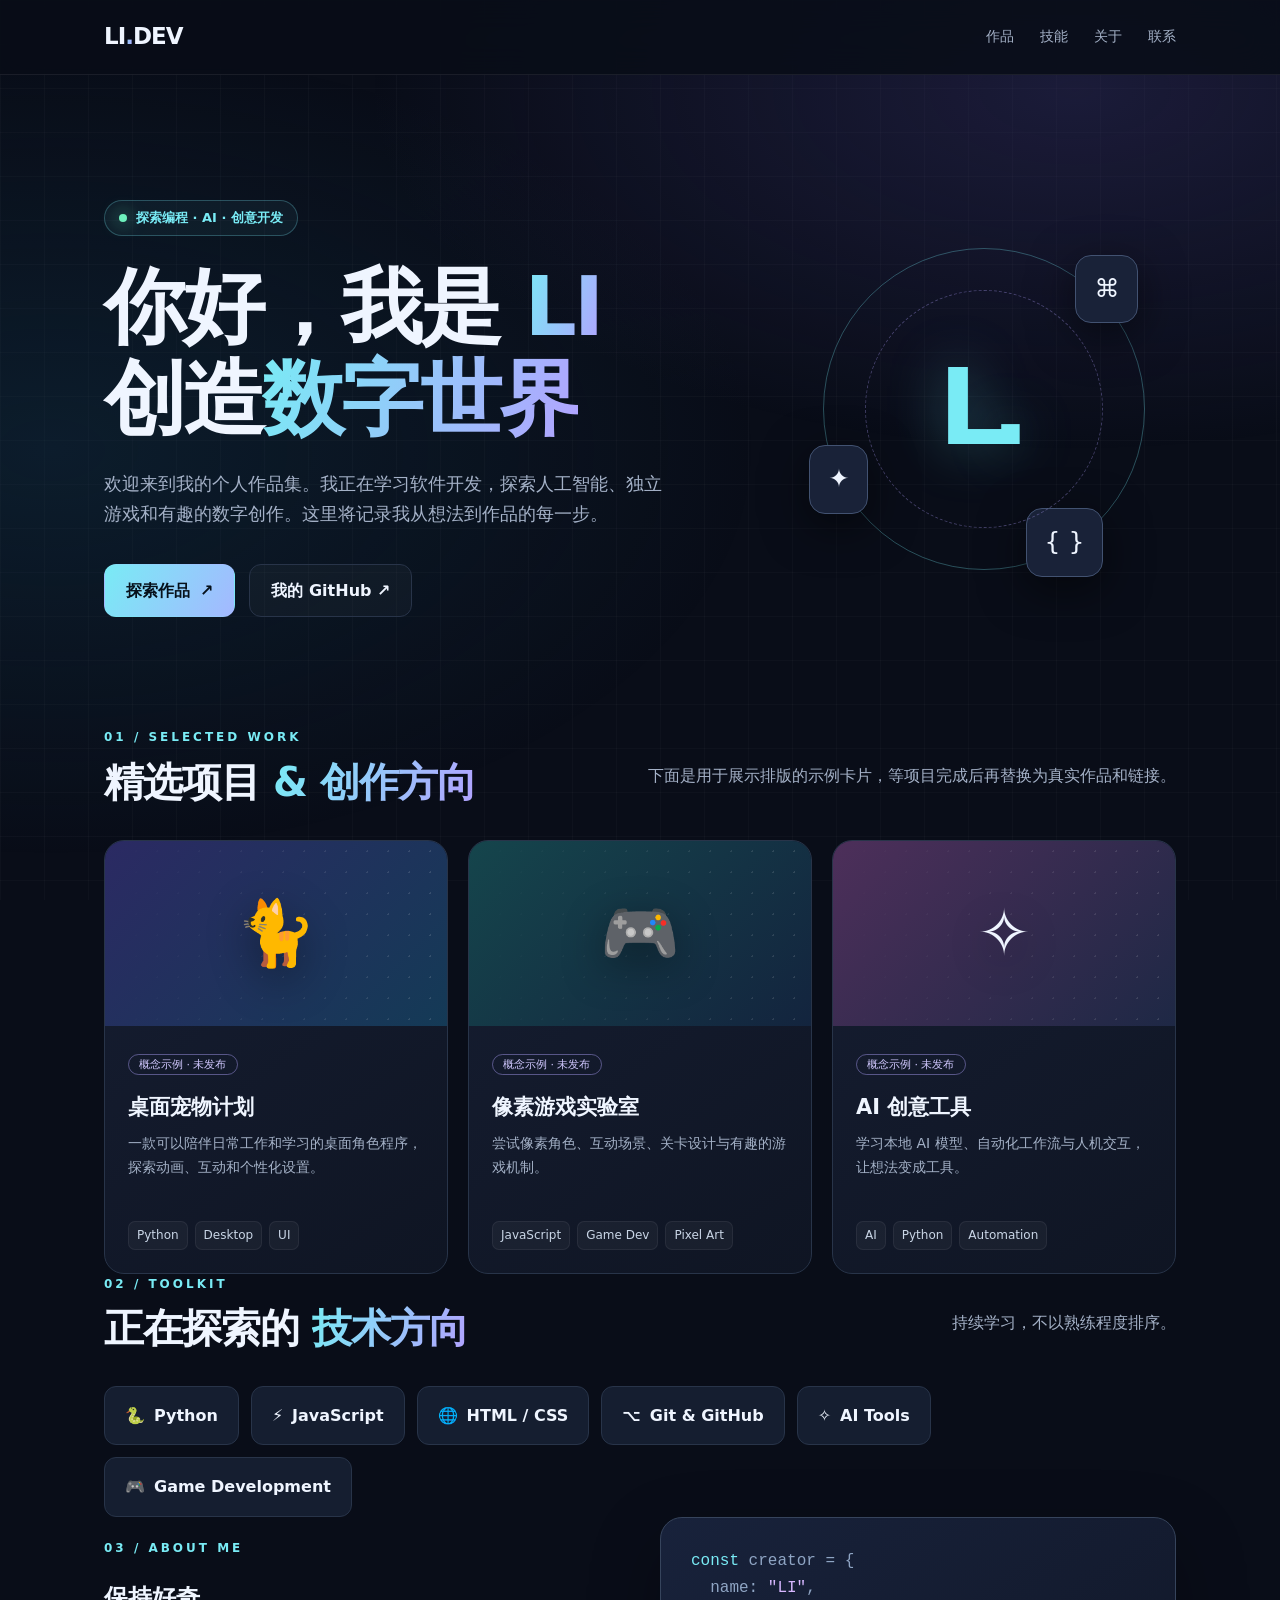
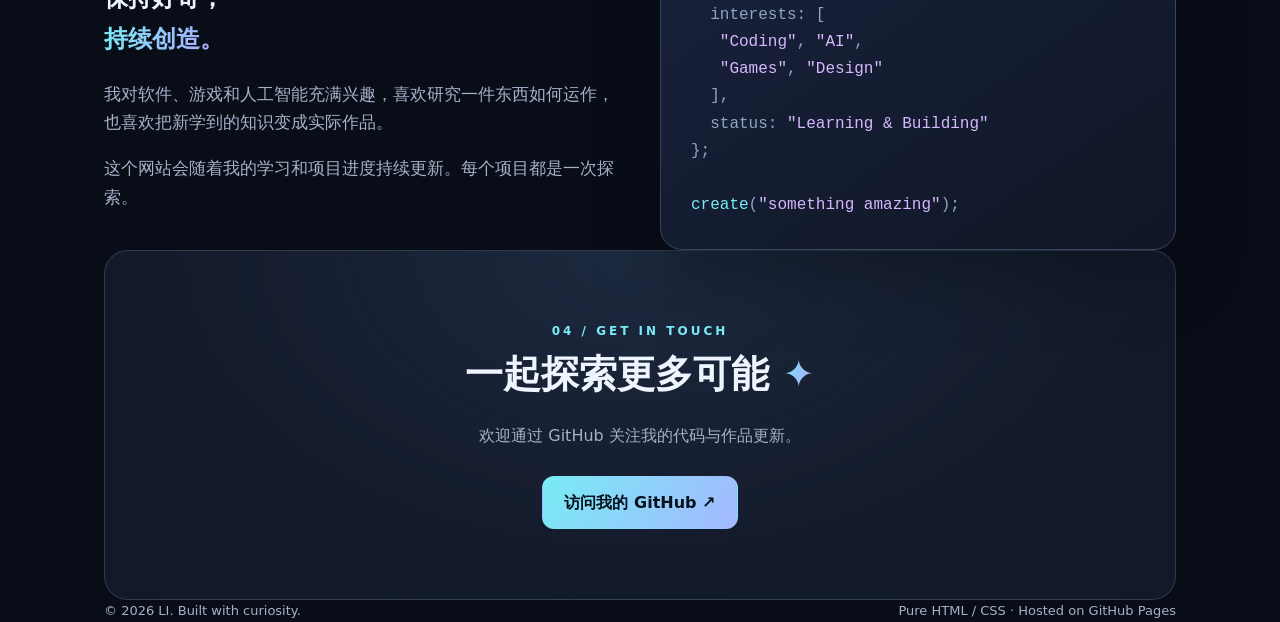
<file: index.html>
<!DOCTYPE html>
<html lang="zh-CN">
<head>
  <meta charset="UTF-8" />
  <meta name="viewport" content="width=device-width,initial-scale=1" />
  <meta name="description" content="Li 的个人作品集：探索编程、人工智能与数字创作。" />
  <meta name="theme-color" content="#090d18" />
  <title>LI — Portfolio | 开发与创造</title>
  <style>
    :root{color-scheme:dark;--bg:#090d18;--surface:#121929;--line:#283449;--text:#eff5ff;--muted:#a4b1c7;--cyan:#79ebf5;--purple:#b2a2ff;--max:1120px}
    *{box-sizing:border-box}html{scroll-behavior:smooth}body{margin:0;background:var(--bg);color:var(--text);font:16px/1.7 system-ui,-apple-system,"Segoe UI","Microsoft YaHei",sans-serif;overflow-x:hidden}
    a{color:inherit;text-decoration:none}button{font:inherit}a:focus-visible,button:focus-visible{outline:3px solid var(--cyan);outline-offset:4px}
    .background{position:fixed;inset:0;pointer-events:none;z-index:-1;background:radial-gradient(ellipse 55% 40% at 84% 10%,#38326d63,transparent),radial-gradient(ellipse 55% 45% at 4% 50%,#123d5555,transparent),linear-gradient(#ffffff06 1px,transparent 1px),linear-gradient(90deg,#ffffff06 1px,transparent 1px);background-size:auto,auto,44px 44px,44px 44px}
    .container{max-width:var(--max);margin:auto;padding:0 24px}header{position:sticky;top:0;z-index:10;background:#090d18dc;backdrop-filter:blur(16px);border-bottom:1px solid #ffffff12}
    nav{height:74px;display:flex;align-items:center;justify-content:space-between;gap:20px}.logo{font-weight:900;font-size:23px;letter-spacing:-1px}.logo span,.gradient{background:linear-gradient(110deg,var(--cyan),var(--purple));background-clip:text;color:transparent}
    nav .links{display:flex;gap:26px;align-items:center;font-size:14px;color:var(--muted)}nav .links a:hover,.social:hover{color:var(--cyan)}
    .hero{padding:125px 0 110px;display:grid;grid-template-columns:1.25fr .75fr;align-items:center;gap:50px}.eyebrow{display:inline-flex;align-items:center;gap:9px;border:1px solid #79ebf543;color:var(--cyan);background:#79ebf50c;border-radius:30px;padding:6px 14px;font-size:13px;font-weight:600}.dot{height:8px;width:8px;border-radius:50%;background:#6ef1bd;box-shadow:0 0 18px #6ef1bd}
    h1{font-size:clamp(45px,6.7vw,82px);line-height:1.12;letter-spacing:-3px;margin:25px 0 24px}h1 .second{display:block} .lead{font-size:18px;color:var(--muted);max-width:570px}.actions{display:flex;gap:14px;margin-top:34px;flex-wrap:wrap}.btn{border:1px solid var(--line);padding:12px 21px;border-radius:12px;font-weight:700;display:inline-flex;gap:10px;align-items:center;transition:transform .2s,background .2s}.btn:hover{transform:translateY(-3px)}.btn-primary{background:linear-gradient(120deg,var(--cyan),#a4b8ff);color:#06111b;border-color:transparent}.btn-secondary{background:#ffffff08}
    .orbit{width:min(100%,350px);aspect-ratio:1;position:relative;margin:auto;display:grid;place-items:center}.orbit:before,.orbit:after{content:"";position:absolute;inset:4%;border:1px solid #79ebf54d;border-radius:50%;animation:spin 28s linear infinite}.orbit:after{inset:16%;border-style:dashed;border-color:#b2a2ff55;animation-direction:reverse}.core{font-size:105px;font-weight:900;letter-spacing:-15px;padding-right:15px;color:var(--cyan);text-shadow:0 0 55px #70e7f45e}.satellite{position:absolute;font-size:25px;background:#192238;border:1px solid #425271;padding:12px 18px;border-radius:16px;box-shadow:0 12px 45px #0008}.s1{top:6%;right:6%}.s2{left:0;bottom:20%}.s3{bottom:2%;right:16%}@keyframes spin{to{transform:rotate(360deg)}}
    section{padding:70px 0}.section-head{display:flex;justify-content:space-between;align-items:end;gap:24px;margin-bottom:34px}.kicker{font-size:12px;letter-spacing:3px;color:var(--cyan);font-weight:800}.section-head h2{font-size:clamp(28px,4vw,40px);line-height:1.2;letter-spacing:-1px;margin:10px 0 0}.subtitle{color:var(--muted);max-width:550px}
    .projects{display:grid;grid-template-columns:repeat(3,1fr);gap:20px}.project{border:1px solid var(--line);background:linear-gradient(145deg,#182136dd,#101725dd);border-radius:20px;overflow:hidden;transition:transform .2s,border-color .2s}.project:hover{transform:translateY(-5px);border-color:#79ebf585}.art{height:185px;display:grid;place-items:center;position:relative;overflow:hidden}.art:before{content:"";position:absolute;inset:0;background:radial-gradient(circle,#ffffff22 1px,transparent 1px);background-size:21px 21px;mask-image:linear-gradient(90deg,transparent,black)}.art span{font-size:64px;filter:drop-shadow(0 12px 22px #0006);z-index:1}.art1{background:linear-gradient(135deg,#2b2a63,#143a56)}.art2{background:linear-gradient(135deg,#15454c,#13243e)}.art3{background:linear-gradient(135deg,#4d2f5a,#1e2845)}.project-body{padding:23px}.label{font-size:11px;border:1px solid #b2a2ff70;border-radius:40px;padding:3px 10px;color:#d1c8ff}.project h3{font-size:21px;margin:14px 0 7px}.project p{margin:0 0 17px;color:var(--muted);font-size:14px;min-height:72px}.tags{display:flex;flex-wrap:wrap;gap:7px}.tags span{font-size:12px;background:#ffffff0a;border:1px solid #ffffff10;border-radius:7px;padding:3px 8px;color:#cad6e7}
    .skills{display:flex;gap:12px;flex-wrap:wrap}.skill{background:#151e30;border:1px solid var(--line);border-radius:12px;padding:15px 20px;font-weight:700}.skill span{margin-right:9px}.about{display:grid;grid-template-columns:1fr 1fr;gap:40px;align-items:center}.about p{color:var(--muted);font-size:17px}.about-visual{border:1px solid #36445c;border-radius:22px;background:linear-gradient(145deg,#18223b,#101626);padding:30px;font-family:ui-monospace,Consolas,monospace;box-shadow:0 26px 70px #0004}.code-line{color:#8fa5c4}.code-line b{color:var(--cyan);font-weight:400}.code-line i{color:#d7b7ff;font-style:normal}
    .contact{border:1px solid #58708666;border-radius:24px;text-align:center;padding:70px 28px;background:radial-gradient(ellipse at top,#42618b39,transparent 70%),#121929}.contact h2{font-size:38px;margin:0 0 14px}.contact p{color:var(--muted);margin-bottom:26px}footer{display:flex;justify-content:space-between;gap:18px;flex-wrap:wrap;padding:40px 0;color:var(--muted);font-size:13px}
    @media(max-width:850px){.hero{grid-template-columns:1fr;padding:80px 0 50px}.orbit{display:none}.projects{grid-template-columns:1fr 1fr}.about{grid-template-columns:1fr}.section-head{display:block}.hero h1{letter-spacing:-2px}}
    @media(max-width:590px){nav .links{gap:14px;font-size:12px}.container{padding:0 18px}.hero{padding-top:72px}h1{font-size:45px}.projects{grid-template-columns:1fr}.art{height:170px}.project p{min-height:0}.contact h2{font-size:29px}section{padding:52px 0}}
    @media(prefers-reduced-motion:reduce){html{scroll-behavior:auto}*,*:before,*:after{animation:none!important;transition:none!important}}
  </style>
</head>
<body>
  <div class="background" aria-hidden="true"></div>
  <header><nav class="container" aria-label="主导航">
    <a class="logo" href="#home" aria-label="返回首页">LI<span>.</span>DEV</a>
    <div class="links"><a href="#projects">作品</a><a href="#skills">技能</a><a href="#about">关于</a><a href="#contact">联系</a></div>
  </nav></header>
  <main>
    <div class="container" id="home"><div class="hero">
      <div><div class="eyebrow"><span class="dot"></span>探索编程 · AI · 创意开发</div>
        <h1>你好，我是 <span class="gradient">LI</span><span class="second">创造<span class="gradient">数字世界</span></span></h1>
        <p class="lead">欢迎来到我的个人作品集。我正在学习软件开发，探索人工智能、独立游戏和有趣的数字创作。这里将记录我从想法到作品的每一步。</p>
        <div class="actions"><a class="btn btn-primary" href="#projects">探索作品 <span aria-hidden="true">↗</span></a><a class="btn btn-secondary" href="https://github.com/lisuotian2-svg" target="_blank" rel="noopener noreferrer">我的 GitHub ↗</a></div>
      </div>
      <div class="orbit" aria-hidden="true"><div class="core">L.</div><span class="satellite s1">⌘</span><span class="satellite s2">✦</span><span class="satellite s3">{ }</span></div>
    </div></div>
    <section class="container" id="projects"><div class="section-head"><div><div class="kicker">01 / SELECTED WORK</div><h2>精选项目 <span class="gradient">& 创作方向</span></h2></div><p class="subtitle">下面是用于展示排版的示例卡片，等项目完成后再替换为真实作品和链接。</p></div>
      <div class="projects">
        <article class="project"><div class="art art1"><span aria-hidden="true">🐈</span></div><div class="project-body"><span class="label">概念示例 · 未发布</span><h3>桌面宠物计划</h3><p>一款可以陪伴日常工作和学习的桌面角色程序，探索动画、互动和个性化设置。</p><div class="tags"><span>Python</span><span>Desktop</span><span>UI</span></div></div></article>
        <article class="project"><div class="art art2"><span aria-hidden="true">🎮</span></div><div class="project-body"><span class="label">概念示例 · 未发布</span><h3>像素游戏实验室</h3><p>尝试像素角色、互动场景、关卡设计与有趣的游戏机制。</p><div class="tags"><span>JavaScript</span><span>Game Dev</span><span>Pixel Art</span></div></div></article>
        <article class="project"><div class="art art3"><span aria-hidden="true">✧</span></div><div class="project-body"><span class="label">概念示例 · 未发布</span><h3>AI 创意工具</h3><p>学习本地 AI 模型、自动化工作流与人机交互，让想法变成工具。</p><div class="tags"><span>AI</span><span>Python</span><span>Automation</span></div></div></article>
      </div>
    </section>
    <section class="container" id="skills"><div class="section-head"><div><div class="kicker">02 / TOOLKIT</div><h2>正在探索的 <span class="gradient">技术方向</span></h2></div><p class="subtitle">持续学习，不以熟练程度排序。</p></div><div class="skills"><div class="skill"><span>🐍</span>Python</div><div class="skill"><span>⚡</span>JavaScript</div><div class="skill"><span>🌐</span>HTML / CSS</div><div class="skill"><span>⌥</span>Git & GitHub</div><div class="skill"><span>✧</span>AI Tools</div><div class="skill"><span>🎮</span>Game Development</div></div></section>
    <section class="container about" id="about"><div><div class="kicker">03 / ABOUT ME</div><h2>保持好奇，<br/><span class="gradient">持续创造。</span></h2><p>我对软件、游戏和人工智能充满兴趣，喜欢研究一件东西如何运作，也喜欢把新学到的知识变成实际作品。</p><p>这个网站会随着我的学习和项目进度持续更新。每个项目都是一次探索。</p></div><div class="about-visual" aria-label="个性化代码装饰"><div class="code-line"><b>const</b> creator = {</div><div class="code-line">&nbsp; name: <i>"LI"</i>,</div><div class="code-line">&nbsp; interests: [</div><div class="code-line">&nbsp;&nbsp; <i>"Coding"</i>, <i>"AI"</i>,</div><div class="code-line">&nbsp;&nbsp; <i>"Games"</i>, <i>"Design"</i></div><div class="code-line">&nbsp; ],</div><div class="code-line">&nbsp; status: <i>"Learning & Building"</i></div><div class="code-line">};</div><br/><div class="code-line"><b>create</b>(<i>"something amazing"</i>);</div></div></section>
    <section class="container" id="contact"><div class="contact"><div class="kicker">04 / GET IN TOUCH</div><h2>一起探索更多可能 <span class="gradient">✦</span></h2><p>欢迎通过 GitHub 关注我的代码与作品更新。</p><a class="btn btn-primary" href="https://github.com/lisuotian2-svg" target="_blank" rel="noopener noreferrer">访问我的 GitHub ↗</a></div></section>
  </main>
  <footer class="container"><span>© <span id="year">2026</span> LI. Built with curiosity.</span><span>Pure HTML / CSS · Hosted on GitHub Pages</span></footer>
  <script>document.getElementById('year').textContent=new Date().getFullYear();</script>
</body>
</html>
</file>
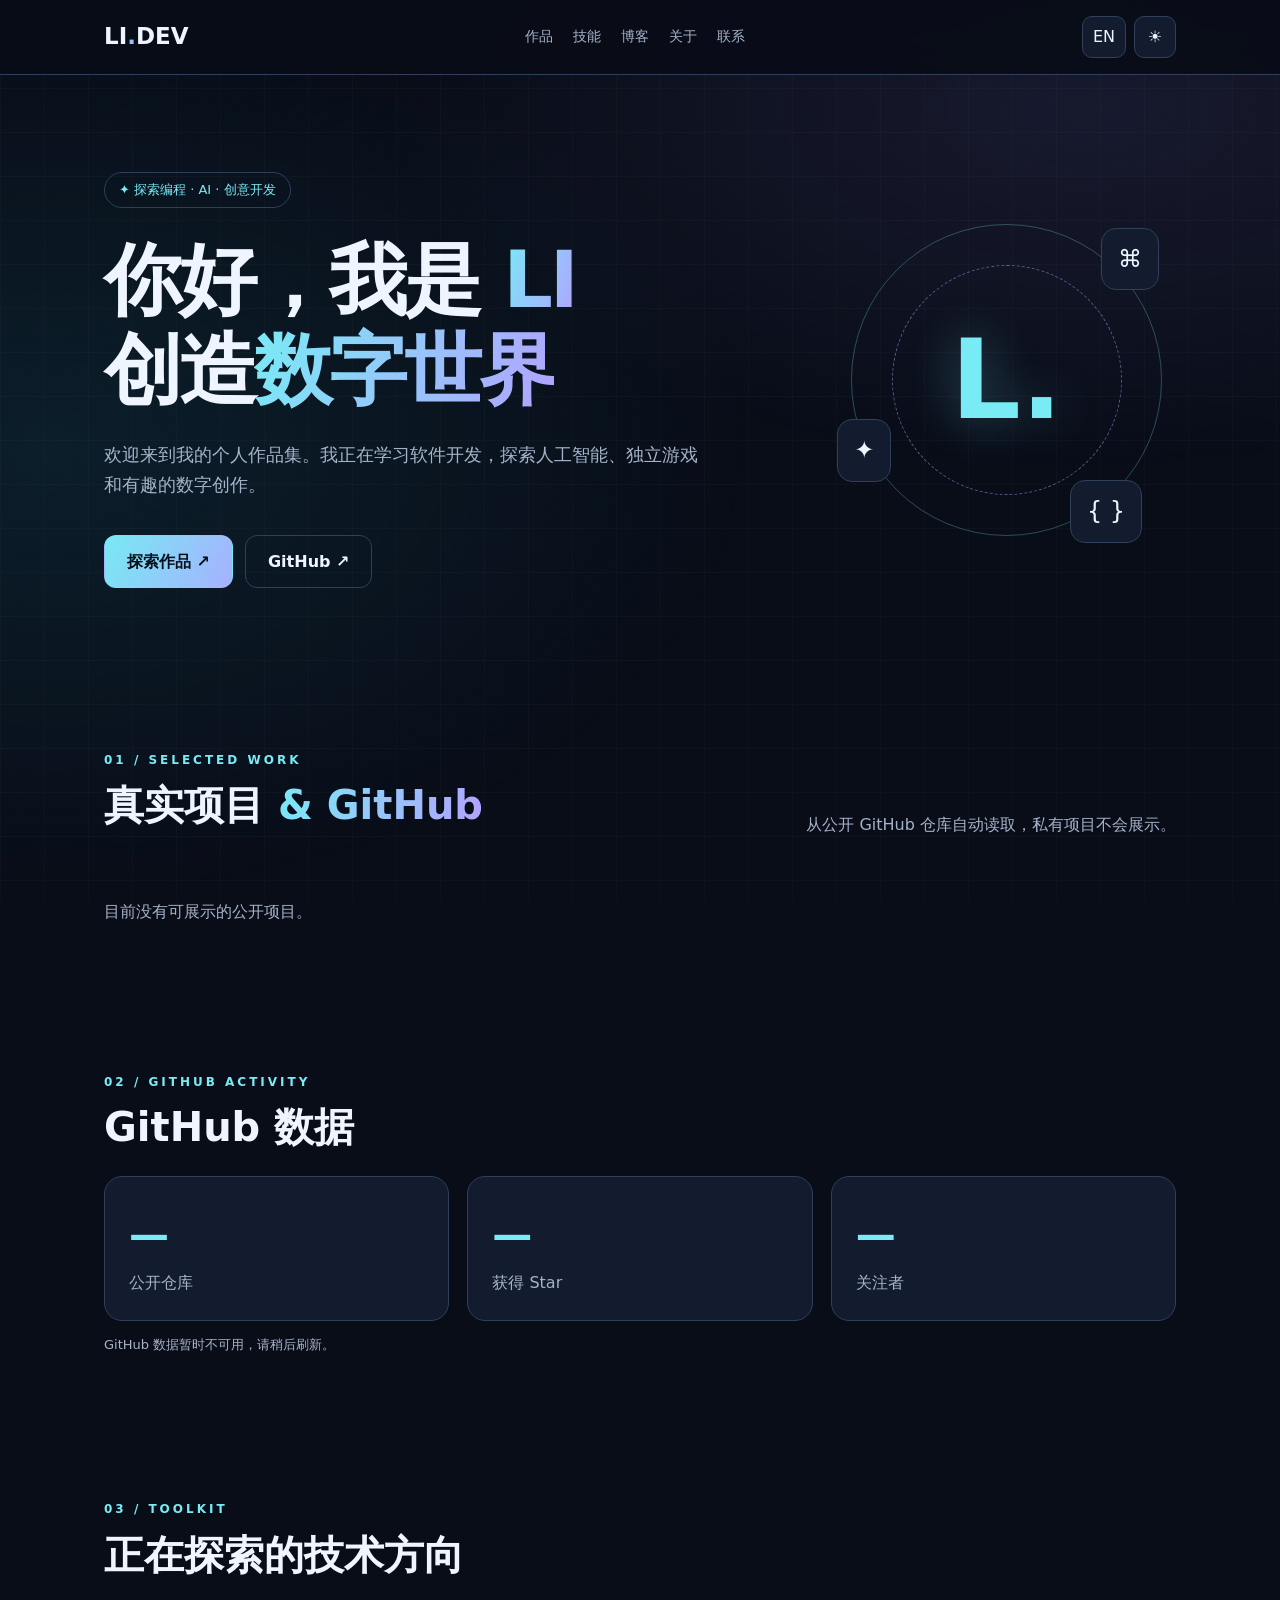
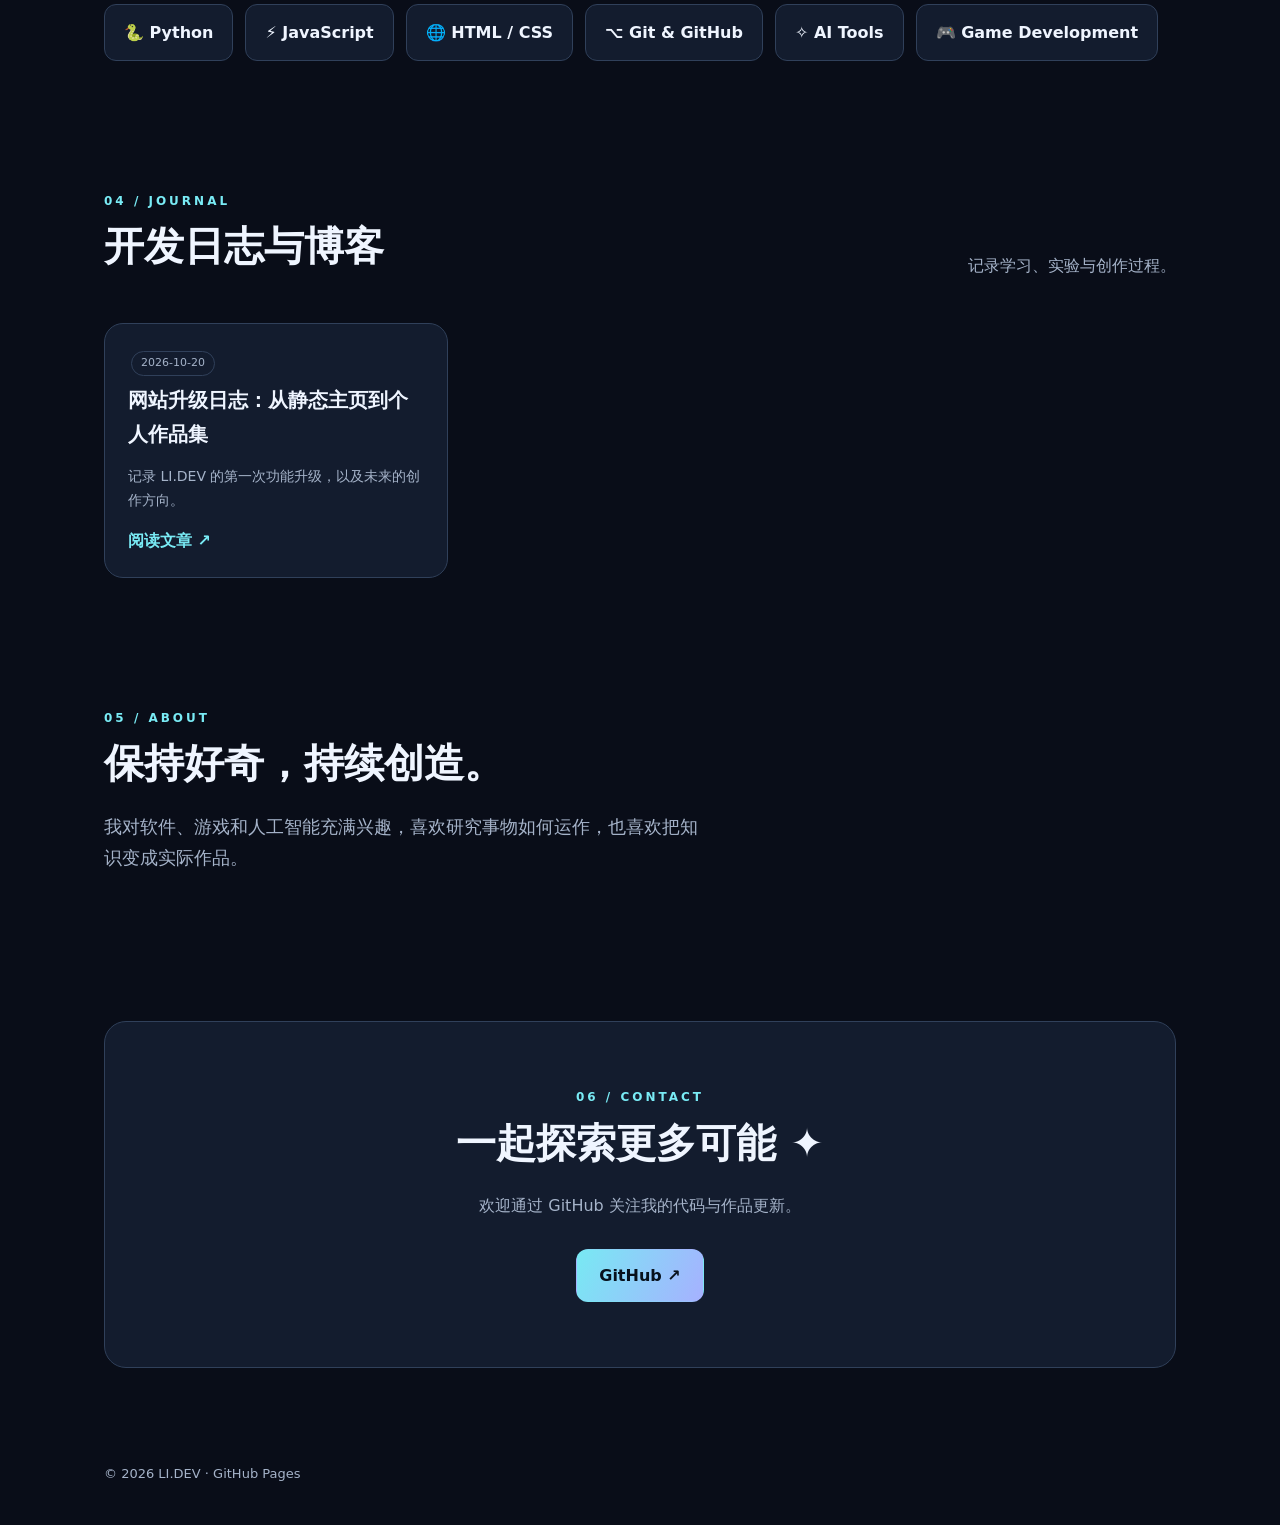
<file: li_portfolio_v2/index.html>
<!doctype html><html lang="zh-CN"><head><meta charset="utf-8"><meta name="viewport" content="width=device-width,initial-scale=1"><meta name="description" content="LI.DEV — 编程、AI 与数字创作作品集"><title>LI.DEV | Portfolio</title><link rel="stylesheet" href="style.css"></head><body><div class="background"></div><header><nav class="container"><a class="logo" href="#home">LI<span>.</span>DEV</a><div class="navlinks"><a href="#projects" data-i="projects">作品</a><a href="#skills" data-i="skills">技能</a><a href="#blog" data-i="blog">博客</a><a href="#about" data-i="about">关于</a><a href="#contact" data-i="contact">联系</a></div><div class="tools"><button id="language" aria-label="Switch language">EN</button><button id="theme" aria-label="Toggle theme">☀</button></div></nav></header><main><section class="container hero" id="home"><div class="reveal"><div class="eyebrow">✦ <span data-i="eyebrow">探索编程 · AI · 创意开发</span></div><h1><span data-i="hello">你好，我是</span> <span class="gradient">LI</span><br><span data-i="create">创造</span><span class="gradient" data-i="world">数字世界</span></h1><p class="lead" data-i="intro">欢迎来到我的个人作品集。我正在学习软件开发，探索人工智能、独立游戏和有趣的数字创作。</p><div class="actions"><a class="btn primary" href="#projects" data-i="explore">探索作品 ↗</a><a class="btn" href="https://github.com/lisuotian2-svg" target="_blank" rel="noopener noreferrer">GitHub ↗</a></div></div><div class="orbit" aria-hidden="true"><div class="core">L.</div><span class="sat s1">⌘</span><span class="sat s2">✦</span><span class="sat s3">{ }</span></div></section><section class="container reveal" id="projects"><div class="section-head"><div><div class="kicker">01 / SELECTED WORK</div><h2><span data-i="featured">真实项目</span> <span class="gradient">& GitHub</span></h2></div><p class="muted" data-i="projectHint">从公开 GitHub 仓库自动读取，私有项目不会展示。</p></div><div id="projectGrid" class="grid"><p class="muted" data-i="loading">正在加载...</p></div></section><section class="container reveal" id="stats"><div class="kicker">02 / GITHUB ACTIVITY</div><h2 data-i="stats">GitHub 数据</h2><div class="stat-grid"><div class="stat"><strong id="repoCount">—</strong><span data-i="repos">公开仓库</span></div><div class="stat"><strong id="starCount">—</strong><span data-i="stars">获得 Star</span></div><div class="stat"><strong id="followerCount">—</strong><span data-i="followers">关注者</span></div></div><p id="apiStatus" class="muted small" aria-live="polite"></p></section><section class="container reveal" id="skills"><div class="kicker">03 / TOOLKIT</div><h2 data-i="skillsTitle">正在探索的技术方向</h2><div class="chips"><span>🐍 Python</span><span>⚡ JavaScript</span><span>🌐 HTML / CSS</span><span>⌥ Git & GitHub</span><span>✧ AI Tools</span><span>🎮 Game Development</span></div></section><section class="container reveal" id="blog"><div class="section-head"><div><div class="kicker">04 / JOURNAL</div><h2 data-i="blogTitle">开发日志与博客</h2></div><p class="muted" data-i="blogHint">记录学习、实验与创作过程。</p></div><div id="postGrid" class="grid"></div></section><section class="container reveal" id="about"><div class="kicker">05 / ABOUT</div><h2 data-i="aboutTitle">保持好奇，持续创造。</h2><p class="lead" data-i="aboutText">我对软件、游戏和人工智能充满兴趣，喜欢研究事物如何运作，也喜欢把知识变成实际作品。</p></section><section class="container reveal" id="contact"><div class="contact"><div class="kicker">06 / CONTACT</div><h2 data-i="contactTitle">一起探索更多可能 ✦</h2><p class="muted" data-i="contactText">欢迎通过 GitHub 关注我的代码与作品更新。</p><a class="btn primary" href="https://github.com/lisuotian2-svg" target="_blank" rel="noopener noreferrer">GitHub ↗</a></div></section></main><footer class="container">© <span id="year"></span> LI.DEV · GitHub Pages</footer><script src="app.js" defer></script></body></html>
</file>
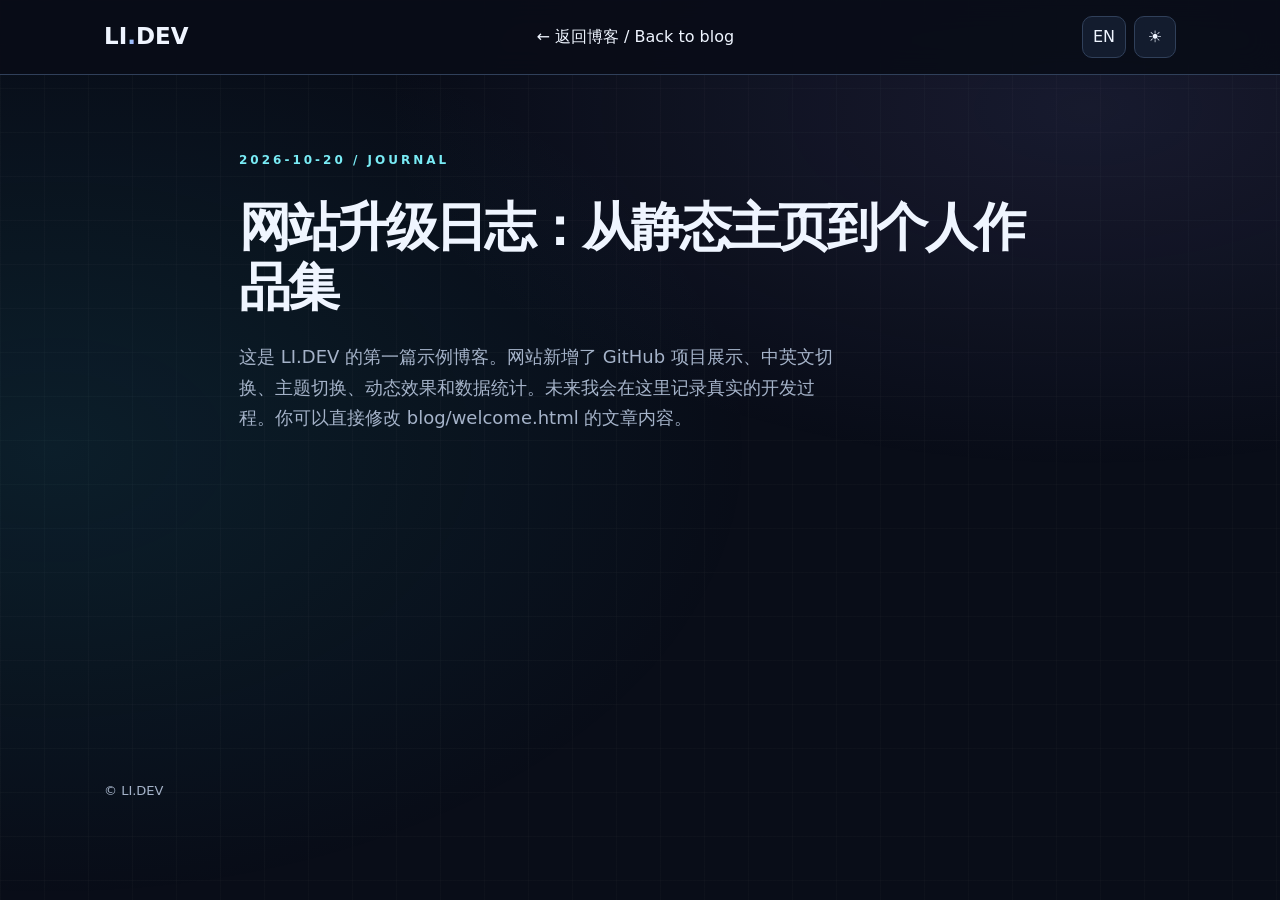
<file: li_portfolio_v2/blog/welcome.html>
<!doctype html><html lang="zh-CN"><head><meta charset="utf-8"><meta name="viewport" content="width=device-width,initial-scale=1"><title>网站升级日志 | LI.DEV</title><link rel="stylesheet" href="../style.css"></head><body><div class="background"></div><header><nav class="container"><a class="logo" href="../index.html">LI<span>.</span>DEV</a><a href="../index.html#blog">← 返回博客 / Back to blog</a><div class="tools"><button id="language">EN</button><button id="theme">☀</button></div></nav></header><main class="container" style="max-width:850px;min-height:75vh"><article style="padding:75px 0"><div class="kicker">2026-10-20 / JOURNAL</div><h1 style="font-size:clamp(32px,5vw,52px)" data-i="postTitle">网站升级日志：从静态主页到个人作品集</h1><p class="lead" data-i="postBody">这是 LI.DEV 的第一篇示例博客。网站新增了 GitHub 项目展示、中英文切换、主题切换、动态效果和数据统计。未来我会在这里记录真实的开发过程。你可以直接修改 blog/welcome.html 的文章内容。</p></article></main><footer class="container">© LI.DEV</footer><script src="../app.js" defer></script></body></html>
</file>
<file: li_portfolio_v2/style.css>
:root{color-scheme:dark;--bg:#090d18;--surface:#131c2e;--text:#eff5ff;--muted:#a5b3c9;--line:#30405a;--cyan:#79ebf5;--purple:#b2a2ff;--header:#090d18e8}html[data-theme=light]{color-scheme:light;--bg:#f4f7fc;--surface:#fff;--text:#14223a;--muted:#51647f;--line:#c9d4e5;--cyan:#007e9a;--purple:#7751bf;--header:#f4f7fce8}*{box-sizing:border-box}html{scroll-behavior:smooth}body{margin:0;background:var(--bg);color:var(--text);font:16px/1.7 system-ui,'Segoe UI','Microsoft YaHei',sans-serif;overflow-x:hidden}a{color:inherit;text-decoration:none}button{font:inherit;cursor:pointer}a:focus-visible,button:focus-visible{outline:3px solid var(--cyan);outline-offset:3px}.background{position:fixed;inset:0;z-index:-1;pointer-events:none;background:radial-gradient(ellipse 55% 40% at 85% 12%,#7971c022,transparent),radial-gradient(ellipse 55% 50% at 4% 50%,#22bdd11a,transparent),linear-gradient(#8888880b 1px,transparent 1px),linear-gradient(90deg,#8888880b 1px,transparent 1px);background-size:auto,auto,44px 44px,44px 44px;animation:drift 16s ease-in-out infinite alternate}@keyframes drift{to{background-position:0 40px,0 -35px,0 0,0 0}}.container{max-width:1120px;margin:auto;padding-left:24px;padding-right:24px}header{position:sticky;top:0;z-index:20;background:var(--header);backdrop-filter:blur(15px);border-bottom:1px solid var(--line)}nav{display:flex;min-height:74px;align-items:center;gap:22px;justify-content:space-between}.logo{font-size:23px;font-weight:900;white-space:nowrap}.logo span,.gradient{background:linear-gradient(110deg,var(--cyan),var(--purple));background-clip:text;color:transparent}.navlinks{display:flex;gap:20px}.navlinks a{font-size:14px;color:var(--muted)}.navlinks a:hover{color:var(--cyan)}.tools{display:flex;gap:8px}.tools button{background:var(--surface);color:var(--text);border:1px solid var(--line);border-radius:10px;padding:6px 10px;min-width:42px}.hero{min-height:610px;display:grid;grid-template-columns:1.35fr .65fr;align-items:center;gap:30px}.eyebrow{display:inline-block;border:1px solid var(--line);border-radius:50px;color:var(--cyan);padding:6px 14px;font-size:13px}h1{font-size:clamp(42px,6.2vw,78px);letter-spacing:-3px;line-height:1.15;margin:28px 0 24px}h2{font-size:clamp(28px,4vw,40px);line-height:1.25;margin:10px 0 24px}.lead{font-size:18px;max-width:610px;color:var(--muted)}.actions{display:flex;gap:12px;margin-top:34px;flex-wrap:wrap}.btn{display:inline-block;padding:12px 22px;border:1px solid var(--line);border-radius:12px;font-weight:700;transition:transform .2s,box-shadow .2s}.btn:hover{transform:translateY(-4px);box-shadow:0 8px 28px #72c5ee33}.primary{background:linear-gradient(115deg,#78e9f3,#a6b1ff);color:#07111c;border-color:transparent}.orbit{position:relative;aspect-ratio:1;display:grid;place-items:center}.orbit:before,.orbit:after{content:'';position:absolute;inset:4%;border:1px solid #79ebf54a;border-radius:50%;animation:spin 28s linear infinite}.orbit:after{inset:16%;border-style:dashed;border-color:#b2a2ff80;animation-direction:reverse}.core{font-size:110px;color:var(--cyan);font-weight:900;text-shadow:0 0 50px #79ebf555}.sat{position:absolute;background:var(--surface);border:1px solid var(--line);border-radius:15px;padding:10px 16px;font-size:24px}.s1{top:5%;right:5%}.s2{left:0;bottom:20%}.s3{right:10%;bottom:2%}@keyframes spin{to{transform:rotate(360deg)}}section{padding-top:65px;padding-bottom:65px;scroll-margin-top:85px}.section-head{display:flex;justify-content:space-between;gap:28px;align-items:end;margin-bottom:28px}.section-head p{max-width:400px}.kicker{font-size:12px;letter-spacing:3px;color:var(--cyan);font-weight:800}.muted{color:var(--muted)}.small{font-size:13px}.grid{display:grid;grid-template-columns:repeat(3,minmax(0,1fr));gap:20px}.card{background:var(--surface);border:1px solid var(--line);border-radius:19px;overflow:hidden;transition:transform .25s,border-color .25s}.card:hover{transform:translateY(-6px);border-color:var(--cyan)}.card-art{height:135px;background:linear-gradient(135deg,#32336c,#15536a);display:grid;place-items:center;font-size:46px}.card-body{padding:23px}.card h3{font-size:20px;margin:4px 0 9px;overflow-wrap:anywhere}.card p{color:var(--muted);font-size:14px}.card a{color:var(--cyan);font-weight:700}.tag{display:inline-block;border:1px solid var(--line);border-radius:20px;padding:2px 9px;font-size:11px;color:var(--muted);margin:3px}.stat-grid{display:grid;grid-template-columns:repeat(3,1fr);gap:18px}.stat{background:var(--surface);border:1px solid var(--line);border-radius:18px;padding:24px;display:flex;flex-direction:column}.stat strong{font-size:40px;color:var(--cyan)}.stat span{color:var(--muted)}.chips{display:flex;flex-wrap:wrap;gap:12px}.chips span{background:var(--surface);border:1px solid var(--line);border-radius:12px;padding:14px 19px;font-weight:700}.contact{background:var(--surface);border:1px solid var(--line);border-radius:22px;text-align:center;padding:65px 20px}.contact p{margin-bottom:30px}footer{padding-top:30px;padding-bottom:40px;color:var(--muted);font-size:13px}.reveal{opacity:0;transform:translateY(18px);transition:opacity .7s,transform .7s}.reveal.visible{opacity:1;transform:none}@media(max-width:850px){.hero{grid-template-columns:1fr;min-height:470px}.orbit{display:none}.grid{grid-template-columns:repeat(2,minmax(0,1fr))}.navlinks{gap:11px}}@media(max-width:620px){nav{flex-wrap:wrap;gap:7px;padding-top:12px;padding-bottom:12px}.navlinks{order:3;width:100%;justify-content:space-between}.navlinks a{font-size:12px}.hero{min-height:440px}.grid,.stat-grid{grid-template-columns:1fr}.section-head{display:block}section{padding-top:45px;padding-bottom:45px}h1{letter-spacing:-2px}}@media(prefers-reduced-motion:reduce){*,*:before,*:after{animation:none!important;transition:none!important;scroll-behavior:auto!important}.reveal{opacity:1;transform:none}}
</file>
